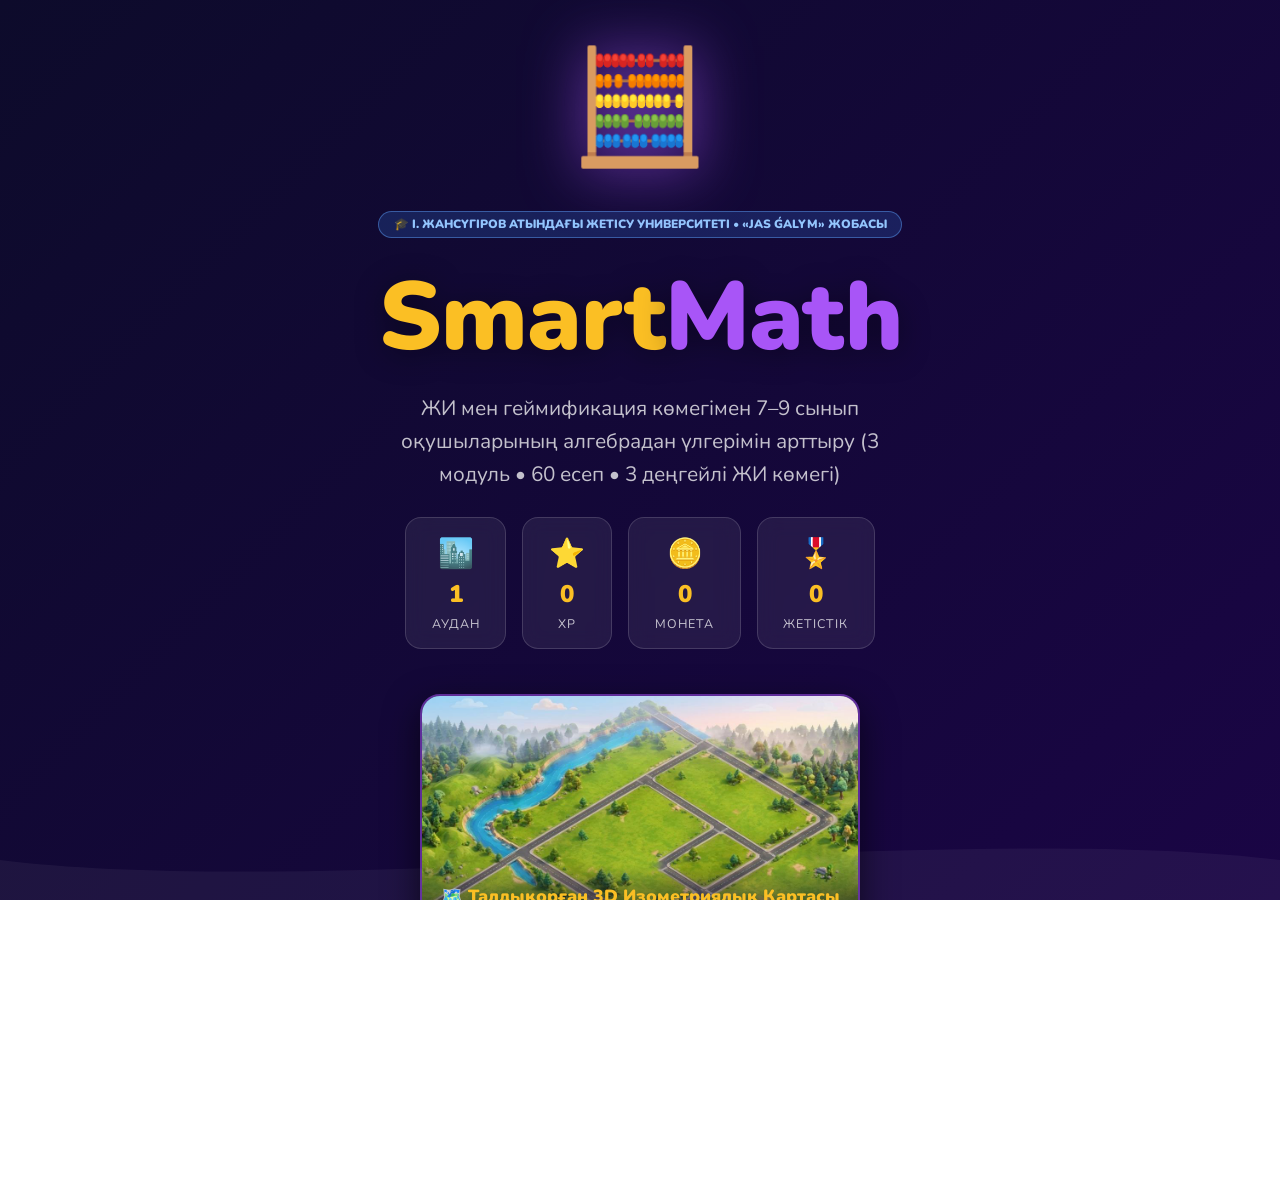
<file: index.html>
<!DOCTYPE html>
<html lang="kk">
<head>
  <meta charset="UTF-8" />
  <meta name="viewport" content="width=device-width, initial-scale=1.0" />
  <title>SmartMath — Математика Әлемі</title>
  <link rel="stylesheet" href="css/style.css?v=4.2" />
  <link rel="preconnect" href="https://fonts.googleapis.com" />
  <link href="https://fonts.googleapis.com/css2?family=Nunito:wght@400;600;700;900&display=swap" rel="stylesheet" />
</head>
<body>

  <!-- Жұлдыздар фоны -->
  <div class="stars" id="stars"></div>

  <!-- Басты экран -->
  <main class="hero" id="heroScreen">

    <!-- Логотип -->
    <div class="logo-wrapper">
      <div class="logo-icon">🧮</div>
    </div>

    <!-- Тақырып -->
    <div style="background:rgba(59,130,246,0.2); border:1px solid rgba(96,165,250,0.45); color:#93c5fd; font-size:0.75rem; font-weight:900; padding:0.3rem 0.9rem; border-radius:50px; margin-bottom:0.4rem;">
      🎓 І. ЖАНСҮГІРОВ АТЫНДАҒЫ ЖЕТІСУ УНИВЕРСИТЕТІ • «JAS ǴALYM» ЖОБАСЫ
    </div>
    <h1 class="title">
      <span class="title-math">Smart</span><span class="title-quest">Math</span>
    </h1>
    <p class="subtitle">ЖИ мен геймификация көмегімен 7–9 сынып оқушыларының алгебрадан үлгерімін арттыру (3 модуль • 60 есеп • 3 деңгейлі ЖИ көмегі)</p>

    <!-- Статистика карточкалары (динамикалық) -->
    <div class="stats-row" id="statsRow">
      <div class="stat-card">
        <span class="stat-icon">🏙️</span>
        <span class="stat-value" id="statLevel">1</span>
        <span class="stat-label">Аудан</span>
      </div>
      <div class="stat-card">
        <span class="stat-icon">⭐</span>
        <span class="stat-value" id="statXP">0</span>
        <span class="stat-label">XP</span>
      </div>
      <div class="stat-card">
        <span class="stat-icon">🪙</span>
        <span class="stat-value" id="statCoins">0</span>
        <span class="stat-label">Монета</span>
      </div>
      <div class="stat-card">
        <span class="stat-icon">🎖️</span>
        <span class="stat-value" id="statAch">0</span>
        <span class="stat-label">Жетістік</span>
      </div>
    </div>

    <!-- 3D Карта Превью -->
    <a href="game.html" onclick="const s = JSON.parse(localStorage.getItem('mathquest_state_v2')||'{}'); s.viewMode='map'; localStorage.setItem('mathquest_state_v2',JSON.stringify(s));" class="map-preview-card" style="display:block; text-decoration:none; max-width:440px; width:92%; margin: 1.2rem auto; border-radius:20px; overflow:hidden; border:2px solid rgba(168,85,247,0.5); box-shadow:0 12px 35px rgba(0,0,0,0.6); position:relative; transition: transform 0.25s, box-shadow 0.25s;">
      <img src="images/map-isometric.jpg" alt="Талдықорған 3D Картасы" style="width:100%; display:block; aspect-ratio: 16/9; object-fit:cover;" />
      <div style="position:absolute; bottom:0; left:0; right:0; background:linear-gradient(transparent, rgba(13,11,43,0.92)); padding:1.2rem 1rem 0.8rem; text-align:center; color:#ffffff;">
        <span style="font-weight:900; font-size:1.1rem; color:#fbbf24;">🗺️ Талдықорған 3D Изометриялық Картасы</span>
        <div style="font-size:0.82rem; opacity:0.85; margin-top:2px;">Шағын аудандар & Қаратал өзені (Ойнау үшін басыңыз)</div>
      </div>
    </a>

    <!-- Бастау түймесі -->
    <a href="game.html" class="btn-start" onclick="const s = JSON.parse(localStorage.getItem('mathquest_state_v2')||'{}'); s.viewMode='map'; localStorage.setItem('mathquest_state_v2',JSON.stringify(s));">
      <span class="btn-icon">🚀</span>
      3D Картамен Ойнау
    </a>

    <!-- Кіші сілтемелер -->
    <nav class="bottom-nav" style="flex-wrap:wrap; justify-content:center; gap:0.5rem 0.7rem;">
      <a href="game.html?mode=map">🗺️ 3D Карта</a>
      <span>•</span>
      <a href="game.html?mode=modules">📚 3 Модуль (60 есеп)</a>
      <span>•</span>
      <a href="game.html?mode=diagnostics">🩺 Диагностика</a>
      <span>•</span>
      <a href="game.html?mode=teacher">👨‍🏫 Мұғалім панелі</a>
      <span>•</span>
      <a href="game.html?mode=bridge">🌉 Көпір</a>
      <span>•</span>
      <a href="leaderboard.html">🏆 Рейтинг</a>
      <span>•</span>
      <a href="about.html">📄 Жоба паспорты</a>
    </nav>

  </main>

  <!-- Толқын -->
  <div class="wave-bottom">
    <svg viewBox="0 0 1440 120" preserveAspectRatio="none">
      <path d="M0,60 C360,120 1080,0 1440,60 L1440,120 L0,120 Z" fill="rgba(255,255,255,0.05)"/>
    </svg>
  </div>

  <script src="js/stars.js"></script>
  <script>
    // Динамикалық статистика
    const raw = localStorage.getItem('mathquest_state_v2');
    const s = raw ? JSON.parse(raw) : { xp: 0, coins: 0, levelsCompleted: 0, achievements: [] };
    const playerLevel = Math.floor(s.xp / 200) + 1;
    document.getElementById('statLevel').textContent = playerLevel;
    document.getElementById('statXP').textContent    = s.xp || 0;
    document.getElementById('statCoins').textContent = s.coins || 0;
    document.getElementById('statAch').textContent   = (s.achievements || []).length;
  </script>
</body>
</html>
</file>
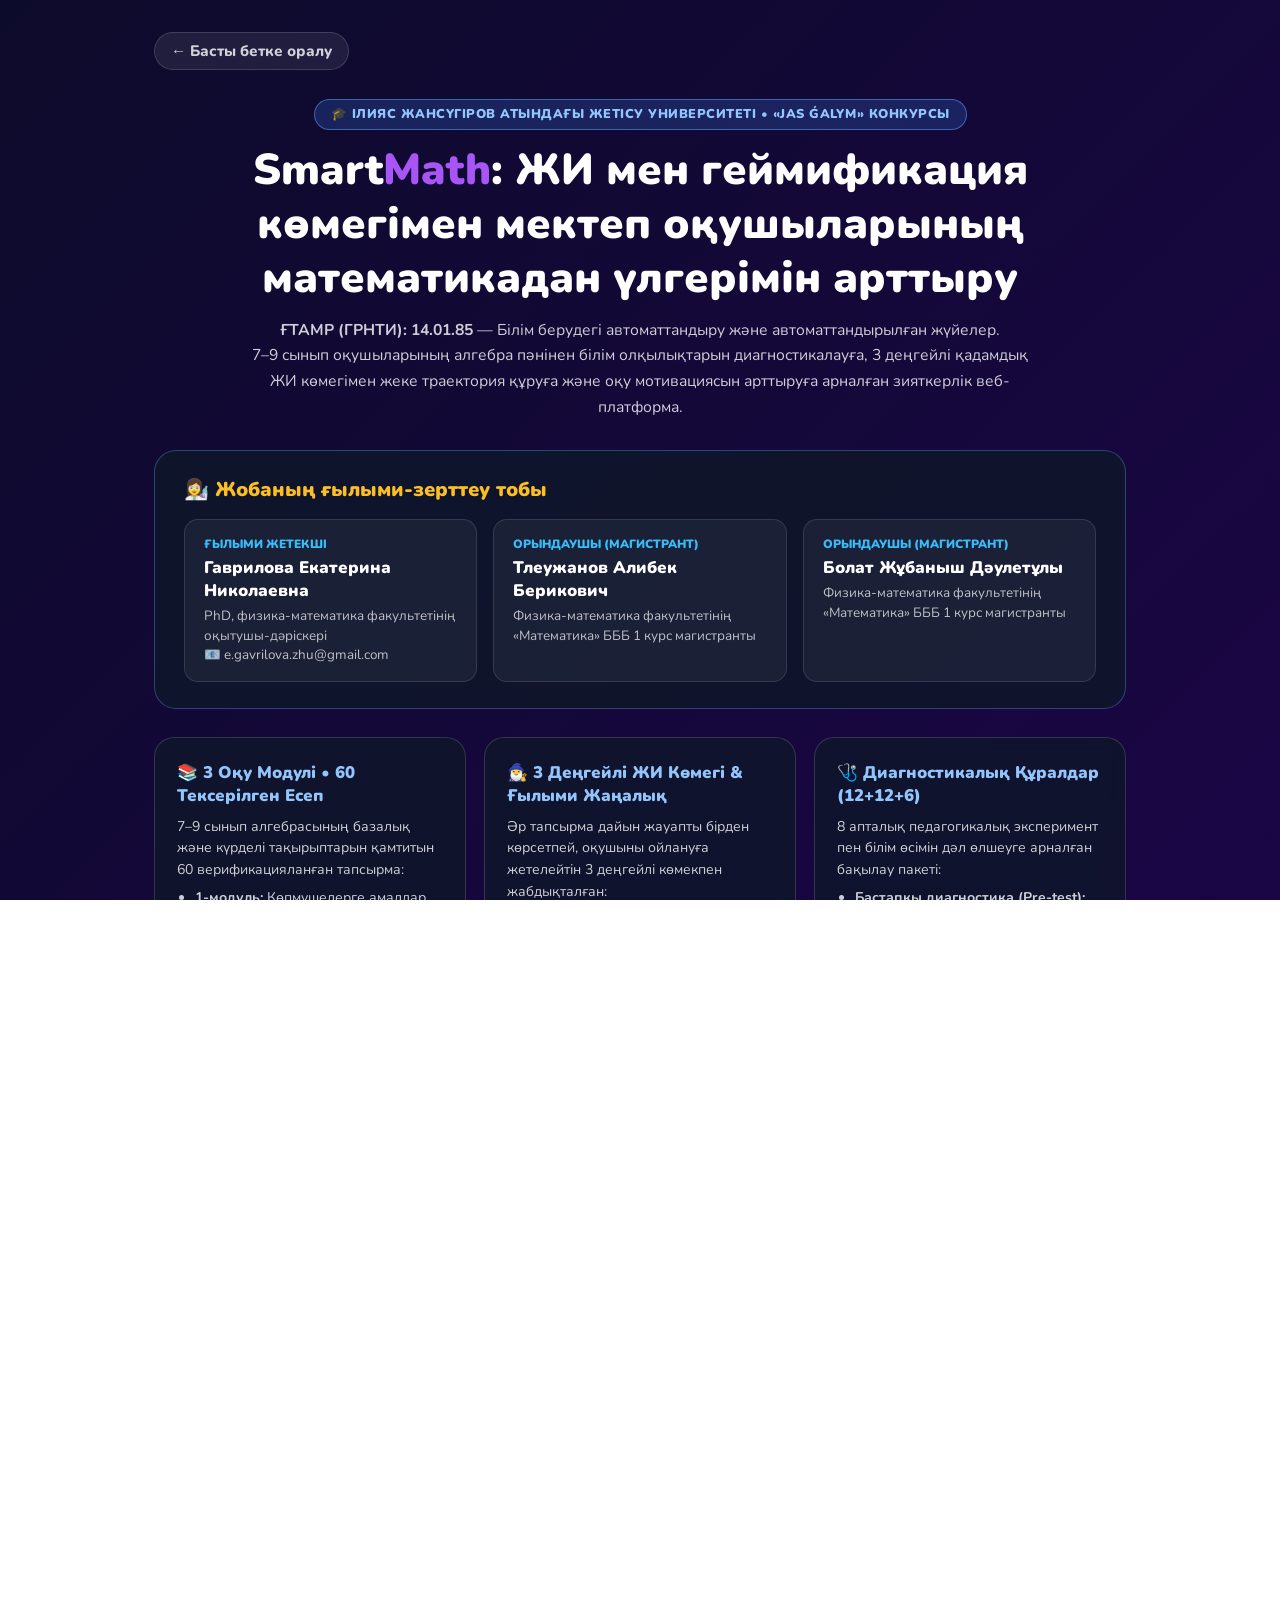
<file: about.html>
<!DOCTYPE html>
<html lang="kk">
<head>
  <meta charset="UTF-8" />
  <meta name="viewport" content="width=device-width, initial-scale=1.0" />
  <title>SmartMath — «Jas ǵalym» Ғылыми Жоба Паспорты</title>
  <link rel="stylesheet" href="css/style.css?v=5.0" />
  <link rel="preconnect" href="https://fonts.googleapis.com" />
  <link href="https://fonts.googleapis.com/css2?family=Nunito:wght@400;600;700;900&display=swap" rel="stylesheet" />
  <style>
    .about-page {
      position: relative; z-index: 1;
      min-height: 100vh;
      padding: 2rem 1.5rem 4rem;
      display: flex;
      flex-direction: column;
      align-items: center;
      gap: 1.8rem;
      max-width: 1020px;
      margin: 0 auto;
    }

    .back-link {
      align-self: flex-start;
      color: rgba(255,255,255,0.8);
      text-decoration: none;
      font-size: 0.95rem;
      font-weight: 800;
      display: flex; align-items: center; gap: 0.4rem;
      background: rgba(255,255,255,0.08);
      padding: 0.5rem 1rem;
      border-radius: 50px;
      border: 1px solid rgba(255,255,255,0.15);
      transition: all 0.2s;
    }
    .back-link:hover { color: #fbbf24; border-color: #fbbf24; }

    .about-hero { text-align: center; width: 100%; }
    .uni-badge {
      display: inline-block;
      background: rgba(59, 130, 246, 0.22);
      border: 1px solid rgba(96, 165, 250, 0.5);
      color: #93c5fd;
      font-size: 0.8rem;
      font-weight: 900;
      padding: 0.35rem 1rem;
      border-radius: 50px;
      margin-bottom: 0.8rem;
      letter-spacing: 0.5px;
    }
    .about-hero h1 { font-size: clamp(1.8rem, 4.5vw, 2.7rem); font-weight: 900; line-height: 1.25; }
    .about-hero h1 span { color: #a855f7; }
    .about-hero p  { color: rgba(255,255,255,0.8); max-width: 780px; margin: 0.8rem auto 0; line-height: 1.65; font-size: 0.98rem; }

    .passport-card {
      width: 100%;
      background: rgba(15, 23, 42, 0.85);
      border: 1.5px solid rgba(96, 165, 250, 0.35);
      backdrop-filter: blur(12px);
      border-radius: 22px;
      padding: 1.6rem 1.8rem;
    }

    .passport-card h2 {
      font-size: 1.25rem;
      font-weight: 900;
      color: #fbbf24;
      margin-bottom: 1rem;
      display: flex;
      align-items: center;
      gap: 0.5rem;
    }

    .team-grid {
      display: grid;
      grid-template-columns: repeat(auto-fit, minmax(260px, 1fr));
      gap: 1rem;
    }

    .team-member {
      background: rgba(255,255,255,0.05);
      border: 1px solid rgba(255,255,255,0.12);
      border-radius: 14px;
      padding: 1rem 1.2rem;
    }
    .team-role { font-size: 0.75rem; font-weight: 900; color: #38bdf8; text-transform: uppercase; margin-bottom: 0.25rem; }
    .team-name { font-size: 1.05rem; font-weight: 900; color: #ffffff; margin-bottom: 0.25rem; }
    .team-aff  { font-size: 0.84rem; color: rgba(255,255,255,0.72); line-height: 1.45; }

    .info-grid {
      display: grid;
      grid-template-columns: repeat(auto-fit, minmax(280px, 1fr));
      gap: 1.1rem;
      width: 100%;
    }

    .info-card {
      background: rgba(15, 23, 42, 0.82);
      border: 1px solid rgba(255,255,255,0.15);
      backdrop-filter: blur(10px);
      border-radius: 20px;
      padding: 1.4rem;
    }

    .info-card h3 { font-size: 1.05rem; font-weight: 900; margin-bottom: 0.55rem; color: #93c5fd; }
    .info-card p, .info-card li { font-size: 0.88rem; color: rgba(255,255,255,0.8); line-height: 1.55; }
    .info-card ul { padding-left: 1.1rem; display: flex; flex-direction: column; gap: 0.35rem; margin-top: 0.4rem; }

    .actions-row {
      display: flex;
      gap: 0.8rem;
      flex-wrap: wrap;
      justify-content: center;
    }

    .btn-start-sm {
      display: inline-flex;
      align-items: center;
      gap: 0.5rem;
      background: linear-gradient(135deg, #2563eb, #7c3aed);
      color: white;
      text-decoration: none;
      font-size: 0.95rem;
      font-weight: 800;
      padding: 0.8rem 1.6rem;
      border-radius: 50px;
      box-shadow: 0 6px 24px rgba(37, 99, 235, 0.45);
      transition: transform 0.2s;
    }
    .btn-start-sm:hover { transform: translateY(-2px); }
    .btn-start-sm.secondary {
      background: rgba(255,255,255,0.1);
      border: 1px solid rgba(255,255,255,0.25);
      box-shadow: none;
    }
  </style>
</head>
<body>
  <div class="stars" id="stars"></div>

  <main class="about-page">

    <a class="back-link" href="index.html">← Басты бетке оралу</a>

    <div class="about-hero">
      <div class="uni-badge">🎓 ІЛИЯС ЖАНСҮГІРОВ АТЫНДАҒЫ ЖЕТІСУ УНИВЕРСИТЕТІ • «JAS ǴALYM» КОНКУРСЫ</div>
      <h1>Smart<span>Math</span>: ЖИ мен геймификация көмегімен мектеп оқушыларының математикадан үлгерімін арттыру</h1>
      <p>
        <strong>ҒТАМР (ГРНТИ): 14.01.85</strong> — Білім берудегі автоматтандыру және автоматтандырылған жүйелер.<br/>
        7–9 сынып оқушыларының алгебра пәнінен білім олқылықтарын диагностикалауға, 3 деңгейлі қадамдық ЖИ көмегімен жеке траектория құруға және оқу мотивациясын арттыруға арналған зияткерлік веб-платформа.
      </p>
    </div>

    <!-- Ғылыми зерттеу тобы -->
    <section class="passport-card">
      <h2>👩‍🔬 Жобаның ғылыми-зерттеу тобы</h2>
      <div class="team-grid">
        <div class="team-member">
          <div class="team-role">Ғылыми жетекші</div>
          <div class="team-name">Гаврилова Екатерина Николаевна</div>
          <div class="team-aff">PhD, физика-математика факультетінің оқытушы-дәріскері<br/>📧 e.gavrilova.zhu@gmail.com</div>
        </div>
        <div class="team-member">
          <div class="team-role">Орындаушы (Магистрант)</div>
          <div class="team-name">Тлеужанов Алибек Берикович</div>
          <div class="team-aff">Физика-математика факультетінің «Математика» БББ 1 курс магистранты</div>
        </div>
        <div class="team-member">
          <div class="team-role">Орындаушы (Магистрант)</div>
          <div class="team-name">Болат Жұбаныш Дәулетұлы</div>
          <div class="team-aff">Физика-математика факультетінің «Математика» БББ 1 курс магистранты</div>
        </div>
      </div>
    </section>

    <!-- Жобаның ғылыми-әдістемелік құрылымы -->
    <div class="info-grid">
      <div class="info-card">
        <h3>📚 3 Оқу Модулі • 60 Тексерілген Есеп</h3>
        <p>7–9 сынып алгебрасының базалық және күрделі тақырыптарын қамтитын 60 верификацияланған тапсырма:</p>
        <ul>
          <li><strong>1-модуль:</strong> Көпмүшелерге амалдар қолдану (20 есеп, M1-01..M1-20)</li>
          <li><strong>2-модуль:</strong> Қысқаша көбейту формулалары (20 есеп, M2-01..M2-20)</li>
          <li><strong>3-модуль:</strong> Көпмүшелерді көбейткіштерге жіктеу (20 есеп, M3-01..M3-20)</li>
        </ul>
      </div>

      <div class="info-card">
        <h3>🧙‍♂️ 3 Деңгейлі ЖИ Көмегі & Ғылыми Жаңалық</h3>
        <p>Әр тапсырма дайын жауапты бірден көрсетпей, оқушыны ойлануға жетелейтін 3 деңгейлі көмекпен жабдықталған:</p>
        <ul>
          <li><strong>1-деңгей (Ереже):</strong> Қажетті формула мен ережені еске салу;</li>
          <li><strong>2-деңгей (Қадам бағыты):</strong> Аралық түрлендіруді көрсету;</li>
          <li><strong>3-деңгей (Толық шешім):</strong> Қадамдық талдау және келесі есепті көмексіз орындауын бақылау.</li>
        </ul>
      </div>

      <div class="info-card">
        <h3>🩺 Диагностикалық Құралдар (12+12+6)</h3>
        <p>8 апталық педагогикалық эксперимент пен білім өсімін дәл өлшеуге арналған бақылау пакеті:</p>
        <ul>
          <li><strong>Бастапқы диагностика (Pre-test):</strong> 12 тапсырма (А және Б параллель нұсқалары);</li>
          <li><strong>Қорытынды диагностика (Post-test):</strong> 12 тапсырма (А және Б параллель нұсқалары);</li>
          <li><strong>Кейінгі тексеру (Retention):</strong> 6 тапсырма (тұрақты білімді тексеру).</li>
        </ul>
      </div>

      <div class="info-card">
        <h3>👨‍🏫 Мұғалім Панелі & Қателер Таксономиясы</h3>
        <p>Мұғалімге сыныптағы олқылықтарды нақты уақытта көруге мүмкіндік беретін аналитика:</p>
        <ul>
          <li>4 қате түрін автоматты жіктеу: <strong>Таңба қатесі (+/-)</strong>, <strong>Ереже қатесі</strong>, <strong>Алгоритм қатесі</strong>, <strong>Дәреже/есептеу қатесі</strong>;</li>
          <li>Сабақтың басында қай тақырыпты қайталау керектігі туралы нақты ұсыныс;</li>
          <li>Анонимді зерттеу деректерін <strong>CSV</strong> форматында экспорттау.</li>
        </ul>
      </div>
    </div>

    <div class="actions-row">
      <a class="btn-start-sm" href="game.html?mode=modules">📚 3 Модульді ашу (60 есеп)</a>
      <a class="btn-start-sm" href="game.html?mode=diagnostics">🩺 Диагностиканы бастау</a>
      <a class="btn-start-sm" href="game.html?mode=teacher">👨‍🏫 Мұғалім панелі</a>
      <a class="btn-start-sm secondary" href="game.html?mode=map">🗺️ Талдықорған Картасы</a>
    </div>

  </main>

  <script src="js/stars.js"></script>
</body>
</html>
</file>
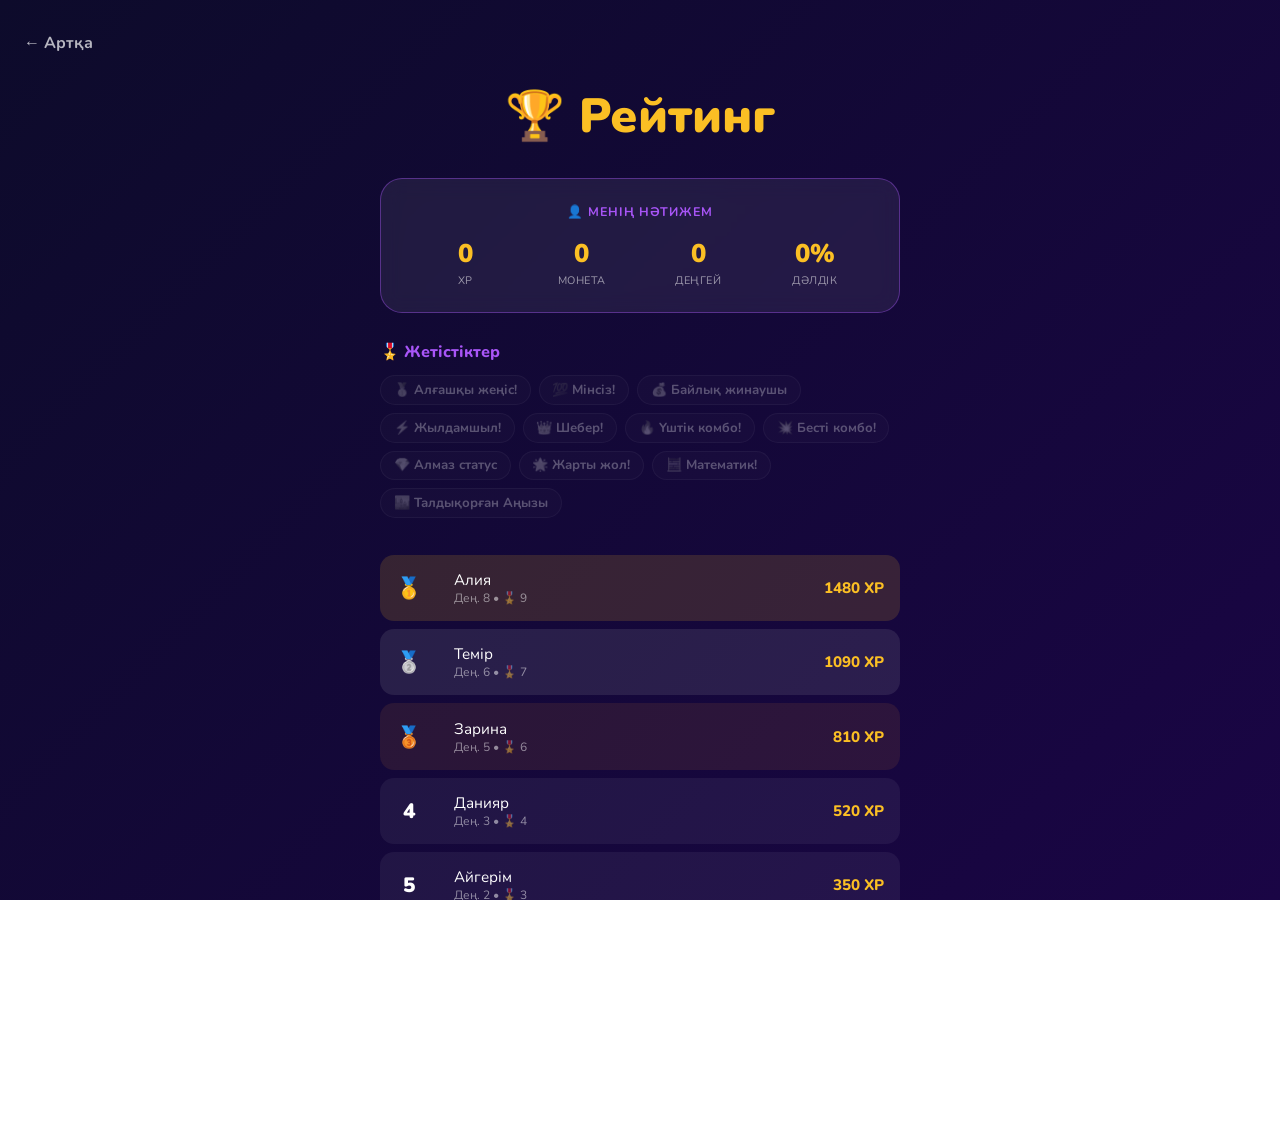
<file: leaderboard.html>
<!DOCTYPE html>
<html lang="kk">
<head>
  <meta charset="UTF-8" />
  <meta name="viewport" content="width=device-width, initial-scale=1.0" />
  <title>SmartMath — Рейтинг</title>
  <link rel="stylesheet" href="css/style.css" />
  <link rel="preconnect" href="https://fonts.googleapis.com" />
  <link href="https://fonts.googleapis.com/css2?family=Nunito:wght@400;600;700;900&display=swap" rel="stylesheet" />
  <style>
    .lb-page {
      position: relative; z-index: 1;
      min-height: 100vh;
      padding: 2rem 1.5rem 4rem;
      display: flex;
      flex-direction: column;
      align-items: center;
      gap: 1.8rem;
    }

    .back-link {
      align-self: flex-start;
      color: rgba(255,255,255,0.7);
      text-decoration: none;
      font-size: 1rem;
      font-weight: 700;
      display: flex; align-items: center; gap: 0.4rem;
      transition: color 0.2s, transform 0.2s;
    }
    .back-link:hover { color: #fbbf24; transform: translateX(-4px); }

    h1 { font-size: clamp(1.8rem,5vw,3rem); font-weight: 900; text-align:center; }
    h1 span { color: #fbbf24; }

    /* Менің статистикам */
    .my-stats {
      background: rgba(255,255,255,0.07);
      border: 1px solid rgba(168,85,247,0.4);
      backdrop-filter: blur(10px);
      border-radius: 22px;
      padding: 1.5rem 2rem;
      width: 100%;
      max-width: 520px;
    }

    .my-stats-title {
      font-size: 0.78rem;
      color: #a855f7;
      font-weight: 700;
      text-transform: uppercase;
      letter-spacing: 1px;
      margin-bottom: 1rem;
      text-align: center;
    }

    .my-stats-grid {
      display: grid;
      grid-template-columns: repeat(4, 1fr);
      gap: 0.75rem;
    }

    .my-stat { text-align: center; }
    .my-stat-val { font-size: 1.6rem; font-weight: 900; color: #fbbf24; }
    .my-stat-lbl { font-size: 0.68rem; color: rgba(255,255,255,0.55); text-transform: uppercase; letter-spacing: 0.5px; margin-top: 2px; }

    /* Жетістіктер */
    .achievements-section {
      width: 100%;
      max-width: 520px;
    }

    .ach-title {
      font-size: 1rem;
      font-weight: 800;
      color: #a855f7;
      margin-bottom: 0.75rem;
    }

    .ach-grid {
      display: flex;
      flex-wrap: wrap;
      gap: 0.5rem;
    }

    .ach-chip {
      background: rgba(255,255,255,0.07);
      border: 1px solid rgba(255,255,255,0.15);
      border-radius: 50px;
      padding: 0.3rem 0.8rem;
      font-size: 0.82rem;
      font-weight: 700;
      display: flex;
      align-items: center;
      gap: 0.35rem;
      transition: transform 0.2s;
    }
    .ach-chip:hover { transform: scale(1.05); }
    .ach-chip.locked { opacity: 0.3; filter: grayscale(1); }

    /* Кесте */
    .lb-table {
      width: 100%;
      max-width: 520px;
      border-collapse: separate;
      border-spacing: 0 0.5rem;
    }

    .lb-row {
      background: rgba(255,255,255,0.06);
      border-radius: 14px;
      transition: transform 0.2s;
    }
    .lb-row:hover { transform: translateX(4px); }

    .lb-row td {
      padding: 0.95rem 1rem;
      font-size: 0.95rem;
    }

    .lb-row td:first-child {
      border-radius: 14px 0 0 14px;
      font-size: 1.3rem;
      font-weight: 900;
      width: 2.5rem;
      text-align: center;
    }

    .lb-row td:last-child {
      border-radius: 0 14px 14px 0;
      text-align: right;
      color: #fbbf24;
      font-weight: 800;
    }

    .lb-row.top1 { background: rgba(251,191,36,0.15); border: 1px solid rgba(251,191,36,0.35); }
    .lb-row.top2 { background: rgba(192,192,192,0.12); border: 1px solid rgba(192,192,192,0.3); }
    .lb-row.top3 { background: rgba(205,127,50,0.12); border: 1px solid rgba(205,127,50,0.3); }
    .lb-row.you  { background: rgba(124,58,237,0.2); border: 1px solid rgba(168,85,247,0.5); }

    .player-lvl {
      font-size: 0.75rem;
      color: rgba(255,255,255,0.5);
      display: block;
    }

    .reset-btn {
      background: rgba(239,68,68,0.12);
      border: 1px solid rgba(239,68,68,0.35);
      color: #f87171;
      font-family: 'Nunito', sans-serif;
      font-size: 0.85rem;
      font-weight: 700;
      padding: 0.5rem 1.3rem;
      border-radius: 50px;
      cursor: pointer;
      transition: background 0.2s, transform 0.2s;
    }
    .reset-btn:hover { background: rgba(239,68,68,0.25); transform: scale(1.03); }

    @media (max-width: 480px) {
      .my-stats-grid { grid-template-columns: repeat(2, 1fr); }
      .my-stat-val { font-size: 1.3rem; }
    }
  </style>
</head>
<body>
  <div class="stars" id="stars"></div>

  <main class="lb-page">
    <a class="back-link" href="index.html">← Артқа</a>
    <h1>🏆 <span>Рейтинг</span></h1>

    <!-- Менің статистикам -->
    <div class="my-stats">
      <div class="my-stats-title">👤 Менің нәтижем</div>
      <div class="my-stats-grid" id="myStats"></div>
    </div>

    <!-- Жетістіктер -->
    <div class="achievements-section">
      <div class="ach-title">🎖️ Жетістіктер</div>
      <div class="ach-grid" id="achGrid"></div>
    </div>

    <!-- Рейтинг кестесі -->
    <table class="lb-table" id="lbTable"></table>

    <button class="reset-btn" id="resetBtn">🗑 Деректерді жою (тесттеу)</button>
  </main>

  <script src="js/stars.js"></script>
  <script>
    const ALL_ACHIEVEMENTS = [
      { id: 'first_win',     icon: '🥇', title: 'Алғашқы жеңіс!' },
      { id: 'perfect',       icon: '💯', title: 'Мінсіз!' },
      { id: 'collector',     icon: '💰', title: 'Байлық жинаушы' },
      { id: 'speed_demon',   icon: '⚡', title: 'Жылдамшыл!' },
      { id: 'master',        icon: '👑', title: 'Шебер!' },
      { id: 'combo_3',       icon: '🔥', title: 'Үштік комбо!' },
      { id: 'combo_5',       icon: '💥', title: 'Бесті комбо!' },
      { id: 'rich',          icon: '💎', title: 'Алмаз статус' },
      { id: 'halfway',       icon: '🌟', title: 'Жарты жол!' },
      { id: 'mathematician', icon: '🧮', title: 'Математик!' },
      { id: 'taldy_conqueror', icon: '🏙️', title: 'Талдықорған Аңызы' },
    ];

    const DEMO = [
      { name: 'Алия',    xp: 1480, coins: 720, lvl: 8, ach: 9 },
      { name: 'Темір',   xp: 1090, coins: 540, lvl: 6, ach: 7 },
      { name: 'Зарина',  xp:  810, coins: 400, lvl: 5, ach: 6 },
      { name: 'Данияр',  xp:  520, coins: 260, lvl: 3, ach: 4 },
      { name: 'Айгерім', xp:  350, coins: 175, lvl: 2, ach: 3 },
    ];

    function loadState() {
      const raw = localStorage.getItem('mathquest_state_v2');
      return raw ? JSON.parse(raw) : { xp: 0, coins: 0, levelsCompleted: 0, achievements: [], maxCombo: 0, totalCorrect: 0, totalQuestions: 0 };
    }

    const s = loadState();
    const myLevel    = Math.floor(s.xp / 200) + 1;
    const myAch      = (s.achievements || []);
    const accuracy   = s.totalQuestions > 0 ? Math.round(s.totalCorrect / s.totalQuestions * 100) : 0;

    // Статистика
    document.getElementById('myStats').innerHTML = `
      <div class="my-stat"><div class="my-stat-val">${s.xp}</div><div class="my-stat-lbl">XP</div></div>
      <div class="my-stat"><div class="my-stat-val">${s.coins}</div><div class="my-stat-lbl">Монета</div></div>
      <div class="my-stat"><div class="my-stat-val">${s.levelsCompleted}</div><div class="my-stat-lbl">Деңгей</div></div>
      <div class="my-stat"><div class="my-stat-val">${accuracy}%</div><div class="my-stat-lbl">Дәлдік</div></div>`;

    // Жетістіктер
    document.getElementById('achGrid').innerHTML = ALL_ACHIEVEMENTS.map(a => {
      const unlocked = myAch.includes(a.id);
      return `<div class="ach-chip ${unlocked ? '' : 'locked'}" title="${a.title}">
        ${a.icon} ${a.title}
      </div>`;
    }).join('');

    // Рейтинг
    const all = [
      ...DEMO,
      { name: '👤 Мен', xp: s.xp, coins: s.coins, lvl: myLevel, ach: myAch.length, isMe: true }
    ].sort((a, b) => b.xp - a.xp);

    const medals = ['🥇','🥈','🥉'];
    const rowClass = (i, p) => {
      if (p.isMe) return 'you';
      if (i === 0) return 'top1';
      if (i === 1) return 'top2';
      if (i === 2) return 'top3';
      return '';
    };

    document.getElementById('lbTable').innerHTML = all.map((p, i) => `
      <tr class="lb-row ${rowClass(i, p)}">
        <td>${medals[i] || (i + 1)}</td>
        <td>
          ${p.name}
          <span class="player-lvl">Дең. ${p.lvl || Math.floor(p.xp/200)+1} • 🎖️ ${p.ach || 0}</span>
        </td>
        <td>${p.xp} XP</td>
      </tr>`).join('');

    document.getElementById('resetBtn').addEventListener('click', () => {
      if (confirm('Барлық мәліметтер жойылсын ба?')) {
        localStorage.removeItem('mathquest_state_v2');
        location.reload();
      }
    });
  </script>
</body>
</html>
</file>
<file: css/style.css>
﻿/* ===========================
   SmartMath — Негізгі стильдер
   =========================== */

/* Қаріптерді импорттау */
@import url('https://fonts.googleapis.com/css2?family=Nunito:wght@400;600;700;900&display=swap');

/* ---- Бастапқы параметрлер ---- */
*, *::before, *::after {
  box-sizing: border-box;
  margin: 0;
  padding: 0;
}

:root {
  --bg-start:    #0d0b2b;
  --bg-end:      #1a0545;
  --purple:      #7c3aed;
  --violet:      #a855f7;
  --pink:        #ec4899;
  --gold:        #fbbf24;
  --white:       #ffffff;
  --text-light:  rgba(255,255,255,0.75);
  --card-bg:     rgba(255,255,255,0.07);
  --card-border: rgba(255,255,255,0.15);
}

html, body {
  height: 100%;
  font-family: 'Nunito', sans-serif;
  background: linear-gradient(135deg, var(--bg-start) 0%, var(--bg-end) 100%);
  color: var(--white);
  overflow-x: hidden;
}

/* ---- Жұлдызды фон ---- */
.stars {
  position: fixed;
  inset: 0;
  pointer-events: none;
  z-index: 0;
  overflow: hidden;
}

.star {
  position: absolute;
  border-radius: 50%;
  background: white;
  animation: twinkle var(--dur, 3s) infinite alternate ease-in-out;
  opacity: 0;
}

@keyframes twinkle {
  0%   { opacity: 0;   transform: scale(0.8); }
  100% { opacity: 0.9; transform: scale(1.2); }
}

/* ---- Басты контейнер ---- */
.hero {
  position: relative;
  z-index: 1;
  min-height: 100vh;
  display: flex;
  flex-direction: column;
  align-items: center;
  justify-content: center;
  padding: 2rem 1.5rem 5rem;
  text-align: center;
  gap: 1.6rem;
}

/* ---- Логотип ---- */
.logo-wrapper {
  animation: float 4s ease-in-out infinite;
}

.logo-icon {
  font-size: clamp(4rem, 10vw, 7rem);
  filter: drop-shadow(0 0 30px rgba(168, 85, 247, 0.8));
}

@keyframes float {
  0%, 100% { transform: translateY(0);    }
  50%       { transform: translateY(-14px); }
}

/* ---- Тақырып ---- */
.title {
  font-size: clamp(3rem, 10vw, 6rem);
  font-weight: 900;
  line-height: 1;
  letter-spacing: -1px;
  text-shadow: 0 4px 30px rgba(0,0,0,0.4);
}

.title-math  { color: var(--gold);   }
.title-quest { color: var(--violet); }

.subtitle {
  font-size: clamp(1rem, 2.5vw, 1.3rem);
  color: var(--text-light);
  max-width: 480px;
  line-height: 1.6;
}

/* ---- Статистика жолы ---- */
.stats-row {
  display: flex;
  gap: 1rem;
  flex-wrap: wrap;
  justify-content: center;
}

.stat-card {
  background: var(--card-bg);
  border: 1px solid var(--card-border);
  backdrop-filter: blur(10px);
  border-radius: 16px;
  padding: 1rem 1.6rem;
  display: flex;
  flex-direction: column;
  align-items: center;
  gap: 0.3rem;
  min-width: 90px;
  transition: transform 0.3s, box-shadow 0.3s;
}

.stat-card:hover {
  transform: translateY(-4px);
  box-shadow: 0 8px 30px rgba(124, 58, 237, 0.4);
}

.stat-icon  { font-size: 1.8rem; }
.stat-value { font-size: 1.5rem; font-weight: 900; color: var(--gold); }
.stat-label { font-size: 0.78rem; color: var(--text-light); text-transform: uppercase; letter-spacing: 1px; }

/* ---- Бастау түймесі ---- */
.btn-start {
  display: inline-flex;
  align-items: center;
  gap: 0.6rem;
  background: linear-gradient(135deg, var(--purple), var(--pink));
  color: var(--white);
  text-decoration: none;
  font-size: 1.3rem;
  font-weight: 800;
  padding: 1rem 3rem;
  border-radius: 50px;
  box-shadow: 0 6px 30px rgba(124, 58, 237, 0.55);
  transition: transform 0.25s, box-shadow 0.25s, filter 0.25s;
  letter-spacing: 0.5px;
  position: relative;
  overflow: hidden;
}

/* Жарықтық эффект */
.btn-start::before {
  content: '';
  position: absolute;
  top: -60%;
  left: -60%;
  width: 60%;
  height: 220%;
  background: rgba(255,255,255,0.18);
  transform: rotate(30deg);
  transition: left 0.5s;
}

.btn-start:hover::before { left: 130%; }

.btn-start:hover {
  transform: scale(1.06) translateY(-3px);
  box-shadow: 0 12px 40px rgba(236, 72, 153, 0.55);
  filter: brightness(1.1);
}

.btn-start:active { transform: scale(0.97); }

.btn-icon { font-size: 1.5rem; }

/* ---- Төменгі навигация ---- */
.bottom-nav {
  display: flex;
  gap: 0.8rem;
  align-items: center;
  font-size: 0.9rem;
  color: var(--text-light);
}

.bottom-nav a {
  color: var(--violet);
  text-decoration: none;
  font-weight: 700;
  transition: color 0.2s;
}

.bottom-nav a:hover { color: var(--gold); }

/* ---- Толқын безендірмесі ---- */
.wave-bottom {
  position: fixed;
  bottom: 0;
  left: 0;
  width: 100%;
  pointer-events: none;
  z-index: 0;
}

.wave-bottom svg {
  display: block;
  width: 100%;
  height: 80px;
}

/* ---- Адаптивтілік ---- */
@media (max-width: 480px) {
  .stats-row { gap: 0.7rem; }
  .stat-card  { padding: 0.8rem 1rem; }
  .btn-start  { padding: 0.85rem 2.2rem; font-size: 1.1rem; }
}
</file>
